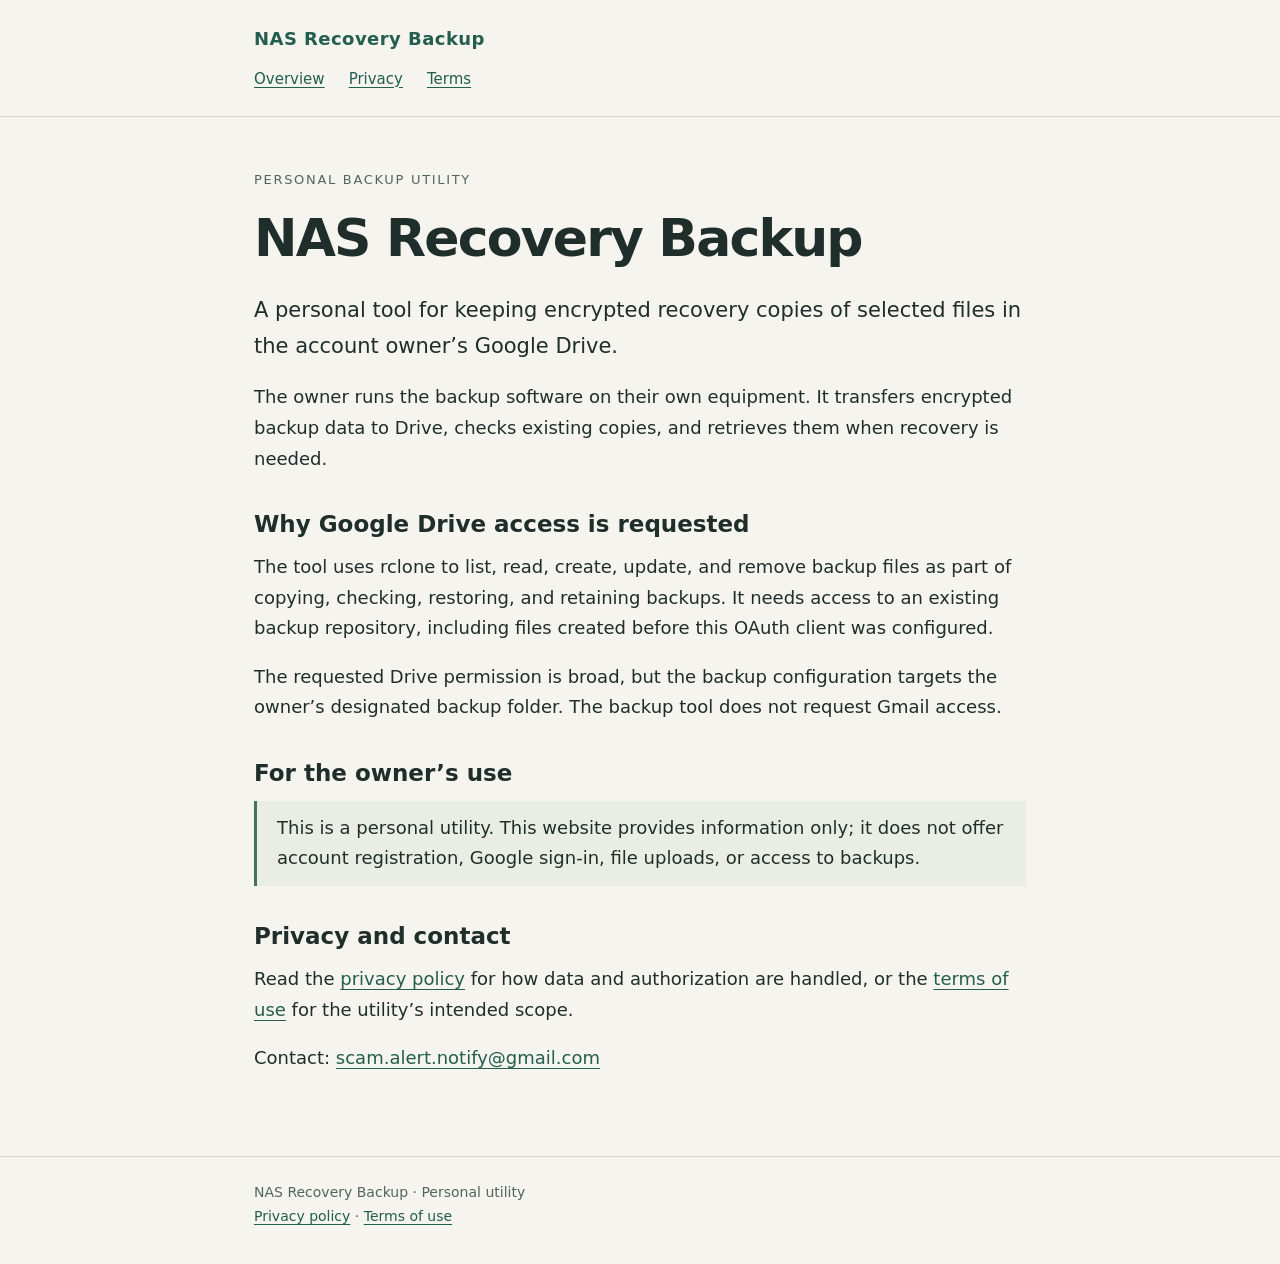
<file: index.html>
<!doctype html>
<html lang="en">
<head>
<meta charset="utf-8">
<meta name="viewport" content="width=device-width, initial-scale=1">
<title>NAS Recovery Backup</title>
<meta name="description" content="Information about a personal encrypted backup utility and its Google Drive access.">
<link rel="stylesheet" href="style.css">
</head>
<body>
<header><div class="wrap"><a class="brand" href="./">NAS Recovery Backup</a>
<nav aria-label="Main navigation"><a href="./">Overview</a><a href="privacy.html">Privacy</a><a href="terms.html">Terms</a></nav></div></header>
<main id="content"><div class="wrap"><p class="eyebrow">Personal backup utility</p>
<h1>NAS Recovery Backup</h1>
<p class="intro">A personal tool for keeping encrypted recovery copies of selected files in the account owner’s Google Drive.</p>
<p>The owner runs the backup software on their own equipment. It transfers encrypted backup data to Drive, checks existing copies, and retrieves them when recovery is needed.</p>
<h2>Why Google Drive access is requested</h2>
<p>The tool uses rclone to list, read, create, update, and remove backup files as part of copying, checking, restoring, and retaining backups. It needs access to an existing backup repository, including files created before this OAuth client was configured.</p>
<p>The requested Drive permission is broad, but the backup configuration targets the owner’s designated backup folder. The backup tool does not request Gmail access.</p>
<h2>For the owner’s use</h2>
<p class="note">This is a personal utility. This website provides information only; it does not offer account registration, Google sign-in, file uploads, or access to backups.</p>
<h2>Privacy and contact</h2>
<p>Read the <a href="privacy.html">privacy policy</a> for how data and authorization are handled, or the <a href="terms.html">terms of use</a> for the utility’s intended scope.</p>
<p>Contact: <a href="mailto:scam.alert.notify@gmail.com">scam.alert.notify@gmail.com</a></p></div></main>
<footer><div class="wrap">NAS Recovery Backup · Personal utility<br><a href="privacy.html">Privacy policy</a> · <a href="terms.html">Terms of use</a></div></footer>
</body>
</html>
</file>
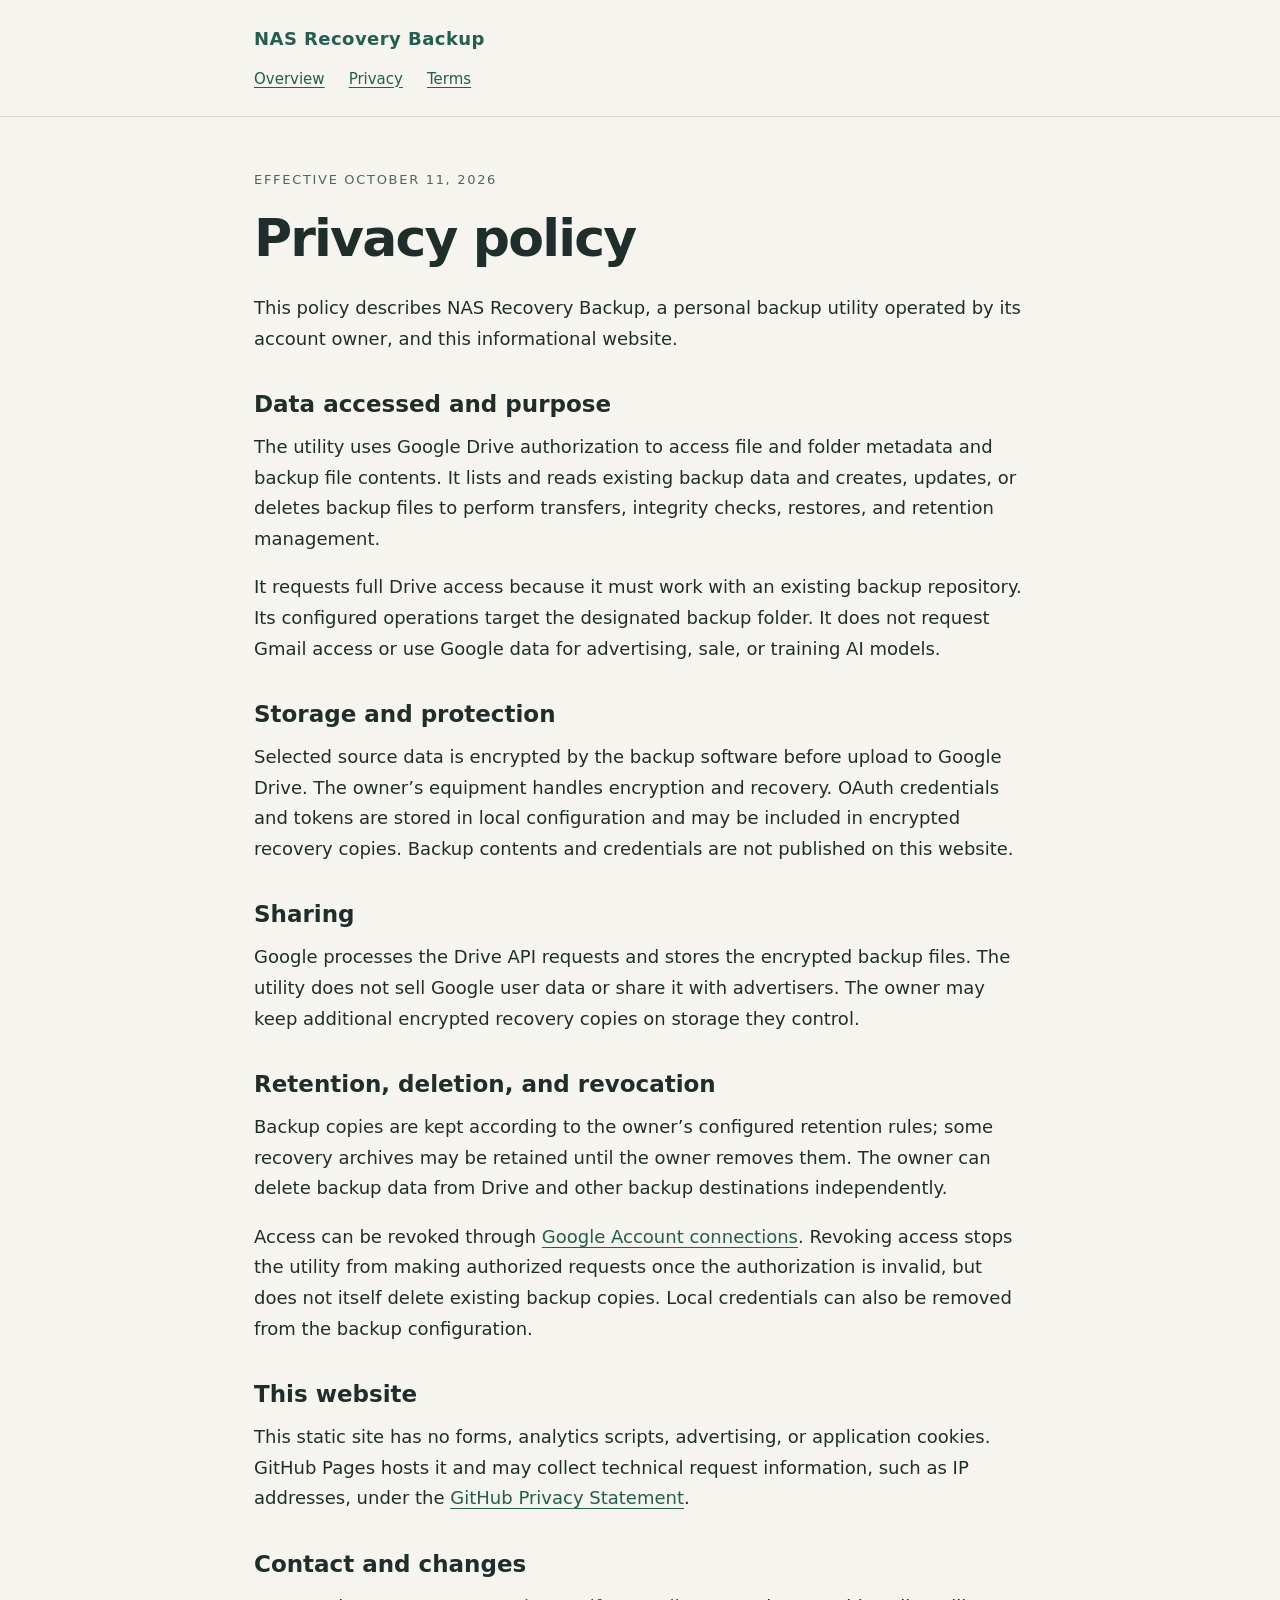
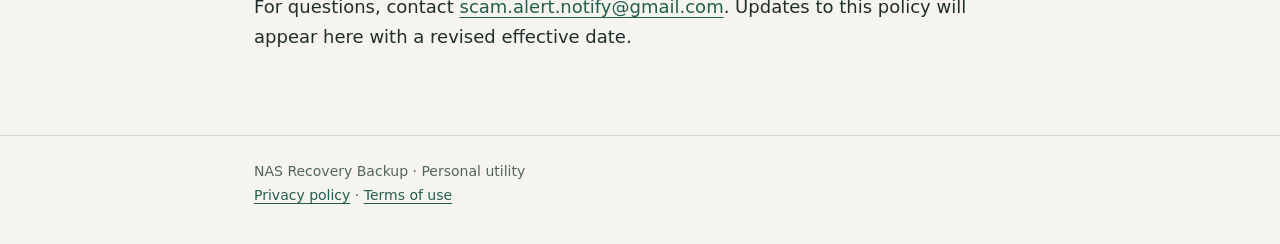
<file: privacy.html>
<!doctype html>
<html lang="en">
<head>
<meta charset="utf-8">
<meta name="viewport" content="width=device-width, initial-scale=1">
<title>Privacy policy | NAS Recovery Backup</title>
<meta name="description" content="How NAS Recovery Backup handles Google Drive data, authorization, and retention.">
<link rel="stylesheet" href="style.css">
</head>
<body>
<header><div class="wrap"><a class="brand" href="./">NAS Recovery Backup</a>
<nav aria-label="Main navigation"><a href="./">Overview</a><a href="privacy.html">Privacy</a><a href="terms.html">Terms</a></nav></div></header>
<main id="content"><div class="wrap"><p class="eyebrow">Effective October 11, 2026</p>
<h1>Privacy policy</h1>
<p>This policy describes NAS Recovery Backup, a personal backup utility operated by its account owner, and this informational website.</p>
<h2>Data accessed and purpose</h2>
<p>The utility uses Google Drive authorization to access file and folder metadata and backup file contents. It lists and reads existing backup data and creates, updates, or deletes backup files to perform transfers, integrity checks, restores, and retention management.</p>
<p>It requests full Drive access because it must work with an existing backup repository. Its configured operations target the designated backup folder. It does not request Gmail access or use Google data for advertising, sale, or training AI models.</p>
<h2>Storage and protection</h2>
<p>Selected source data is encrypted by the backup software before upload to Google Drive. The owner’s equipment handles encryption and recovery. OAuth credentials and tokens are stored in local configuration and may be included in encrypted recovery copies. Backup contents and credentials are not published on this website.</p>
<h2>Sharing</h2>
<p>Google processes the Drive API requests and stores the encrypted backup files. The utility does not sell Google user data or share it with advertisers. The owner may keep additional encrypted recovery copies on storage they control.</p>
<h2>Retention, deletion, and revocation</h2>
<p>Backup copies are kept according to the owner’s configured retention rules; some recovery archives may be retained until the owner removes them. The owner can delete backup data from Drive and other backup destinations independently.</p>
<p>Access can be revoked through <a href="https://myaccount.google.com/connections">Google Account connections</a>. Revoking access stops the utility from making authorized requests once the authorization is invalid, but does not itself delete existing backup copies. Local credentials can also be removed from the backup configuration.</p>
<h2>This website</h2>
<p>This static site has no forms, analytics scripts, advertising, or application cookies. GitHub Pages hosts it and may collect technical request information, such as IP addresses, under the <a href="https://docs.github.com/en/site-policy/privacy-policies/github-general-privacy-statement">GitHub Privacy Statement</a>.</p>
<h2>Contact and changes</h2>
<p>For questions, contact <a href="mailto:scam.alert.notify@gmail.com">scam.alert.notify@gmail.com</a>. Updates to this policy will appear here with a revised effective date.</p></div></main>
<footer><div class="wrap">NAS Recovery Backup · Personal utility<br><a href="privacy.html">Privacy policy</a> · <a href="terms.html">Terms of use</a></div></footer>
</body>
</html>
</file>
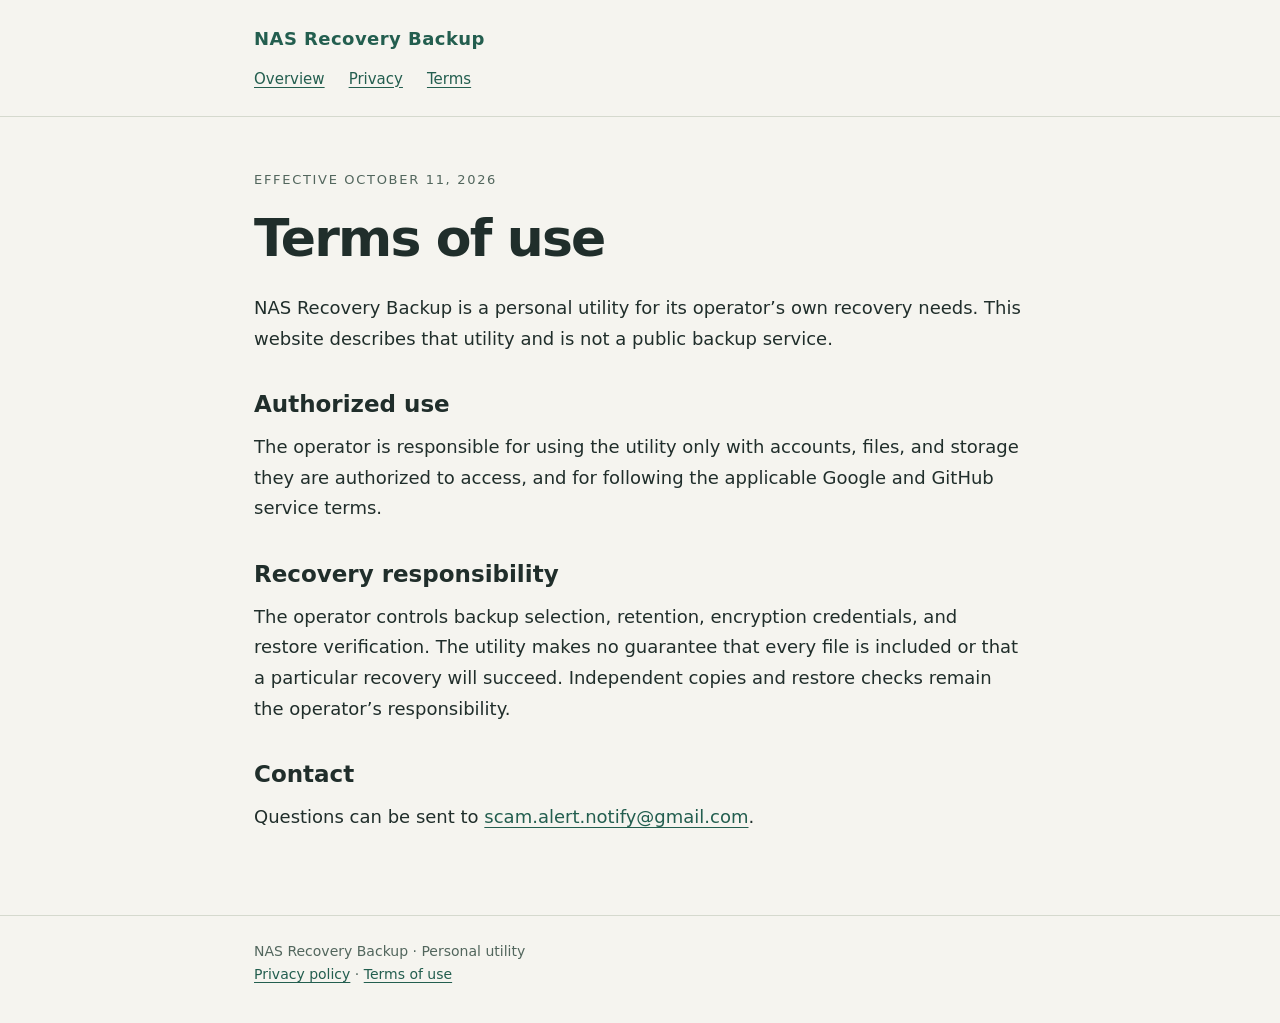
<file: terms.html>
<!doctype html>
<html lang="en">
<head>
<meta charset="utf-8">
<meta name="viewport" content="width=device-width, initial-scale=1">
<title>Terms of use | NAS Recovery Backup</title>
<meta name="description" content="Intended use of the personal NAS Recovery Backup utility.">
<link rel="stylesheet" href="style.css">
</head>
<body>
<header><div class="wrap"><a class="brand" href="./">NAS Recovery Backup</a>
<nav aria-label="Main navigation"><a href="./">Overview</a><a href="privacy.html">Privacy</a><a href="terms.html">Terms</a></nav></div></header>
<main id="content"><div class="wrap"><p class="eyebrow">Effective October 11, 2026</p>
<h1>Terms of use</h1>
<p>NAS Recovery Backup is a personal utility for its operator’s own recovery needs. This website describes that utility and is not a public backup service.</p>
<h2>Authorized use</h2>
<p>The operator is responsible for using the utility only with accounts, files, and storage they are authorized to access, and for following the applicable Google and GitHub service terms.</p>
<h2>Recovery responsibility</h2>
<p>The operator controls backup selection, retention, encryption credentials, and restore verification. The utility makes no guarantee that every file is included or that a particular recovery will succeed. Independent copies and restore checks remain the operator’s responsibility.</p>
<h2>Contact</h2>
<p>Questions can be sent to <a href="mailto:scam.alert.notify@gmail.com">scam.alert.notify@gmail.com</a>.</p></div></main>
<footer><div class="wrap">NAS Recovery Backup · Personal utility<br><a href="privacy.html">Privacy policy</a> · <a href="terms.html">Terms of use</a></div></footer>
</body>
</html>
</file>
<file: style.css>
*{box-sizing:border-box}html{color-scheme:light}body{margin:0;background:#f5f4ef;color:#202e2b;font:18px/1.7 system-ui,-apple-system,sans-serif}a{color:#235e4f;text-underline-offset:.2em}a:hover{color:#143b30}a:focus-visible{outline:3px solid #a27029;outline-offset:5px}.wrap{max-width:820px;margin:auto;padding:0 24px}header{border-bottom:1px solid #d5d9ce;padding:24px 0}nav{display:flex;flex-wrap:wrap;gap:12px 24px;font-size:15px}.brand{display:block;font-weight:700;letter-spacing:.025em;margin-bottom:12px;text-decoration:none}main{padding:52px 0 64px}.eyebrow{font-size:13px;letter-spacing:.13em;text-transform:uppercase;color:#52665d}h1{font-size:clamp(32px,6vw,52px);line-height:1.15;letter-spacing:-.035em;margin:14px 0 24px}h2{font-size:23px;line-height:1.3;margin:36px 0 12px}p{margin:0 0 18px}.intro{font-size:21px}.note{border-left:3px solid #42735a;padding:12px 20px;background:#e9ede3}footer{border-top:1px solid #d5d9ce;padding:24px 0 36px;color:#52665d;font-size:14px}li{margin:8px 0}ul{padding-left:24px}@media(max-width:480px){main{padding-top:32px}.wrap{padding:0 20px}body{font-size:17px}}
</file>
